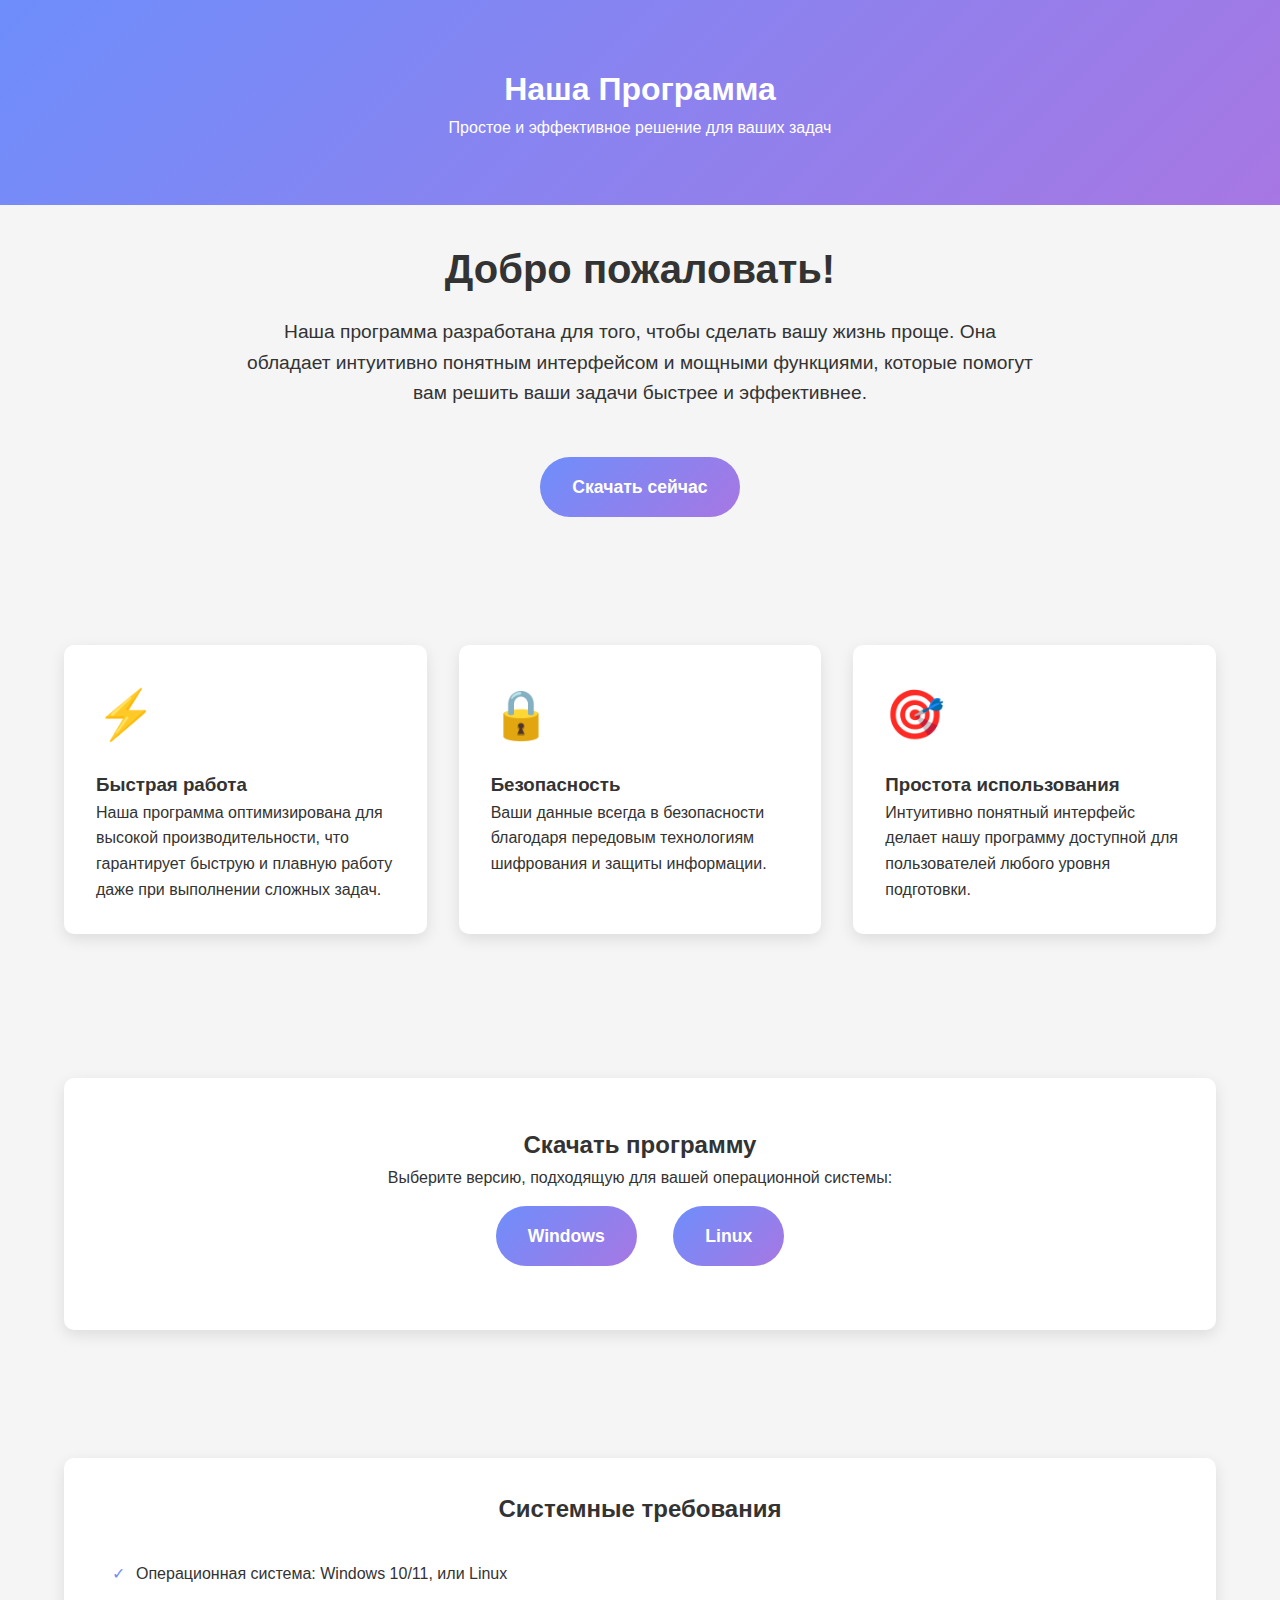
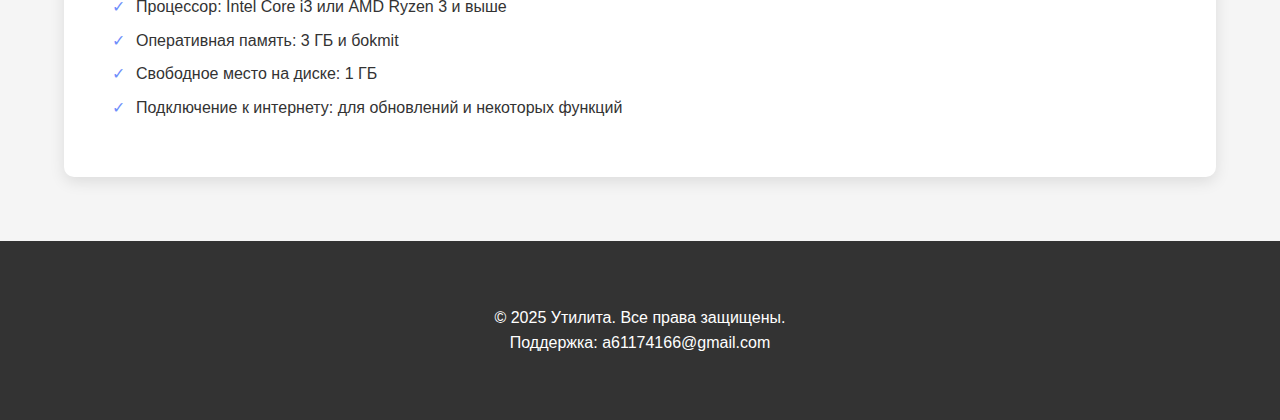
<file: index.html>
<!DOCTYPE html>
<html lang="ru">
<head>
  <meta charset="UTF-8">
  <meta name="viewport" content="width=device-width, initial-scale=1.0">
  <style>
    * {
      margin: 0;
      padding: 0;
      box-sizing: border-box;
      font-family: 'Segoe UI', Tahoma, Geneva, Verdana, sans-serif;
    }
    
    body {
      background-color: #f5f5f5;
      color: #333;
      line-height: 1.6;
    }
    
    header {
      background: linear-gradient(135deg, #6e8efb, #a777e3);
      color: white;
      padding: 2rem 0;
      text-align: center;
    }
    
    .container {
      width: 90%;
      max-width: 1200px;
      margin: 0 auto;
      padding: 2rem 0;
    }
    
    .hero {
      display: flex;
      flex-direction: column;
      align-items: center;
      text-align: center;
      padding: 2rem 0;
    }
    
    .hero h1 {
      font-size: 2.5rem;
      margin-bottom: 1rem;
    }
    
    .hero p {
      font-size: 1.2rem;
      margin-bottom: 2rem;
      max-width: 800px;
    }
    
    .features {
      display: grid;
      grid-template-columns: repeat(auto-fit, minmax(300px, 1fr));
      gap: 2rem;
      margin: 3rem 0;
    }
    
    .feature-item {
      background-color: white;
      border-radius: 10px;
      padding: 2rem;
      box-shadow: 0 5px 15px rgba(0, 0, 0, 0.1);
      transition: transform 0.3s ease;
    }
    
    .feature-item:hover {
      transform: translateY(-10px);
    }
    
    .feature-icon {
      font-size: 3rem;
      margin-bottom: 1rem;
      color: #6e8efb;
    }
    
    .download-section {
      text-align: center;
      background-color: white;
      padding: 3rem 0;
      border-radius: 10px;
      margin: 2rem 0;
      box-shadow: 0 5px 15px rgba(0, 0, 0, 0.1);
    }
    
    .btn {
      display: inline-block;
      background: linear-gradient(135deg, #6e8efb, #a777e3);
      color: white;
      padding: 1rem 2rem;
      border-radius: 50px;
      text-decoration: none;
      font-weight: bold;
      font-size: 1.1rem;
      transition: transform 0.3s ease, box-shadow 0.3s ease;
      margin: 1rem;
    }
    
    .btn:hover {
      transform: translateY(-5px);
      box-shadow: 0 10px 20px rgba(0, 0, 0, 0.1);
    }
    
    .system-req {
      background-color: white;
      border-radius: 10px;
      padding: 2rem;
      box-shadow: 0 5px 15px rgba(0, 0, 0, 0.1);
      margin: 2rem 0;
    }
    
    .system-req h2 {
      margin-bottom: 1rem;
      text-align: center;
    }
    
    .system-req ul {
      list-style-type: none;
      padding: 1rem;
    }
    
    .system-req li {
      margin-bottom: 0.5rem;
      padding-left: 1.5rem;
      position: relative;
    }
    
    .system-req li::before {
      content: "✓";
      color: #6e8efb;
      position: absolute;
      left: 0;
    }
    
    footer {
      text-align: center;
      padding: 2rem 0;
      background-color: #333;
      color: white;
    }
    
    @media (max-width: 768px) {
      .hero h1 {
        font-size: 2rem;
      }
      
      .hero p {
        font-size: 1rem;
      }
      
      .features {
        grid-template-columns: 1fr;
      }
    }
  </style>
  <title>Установить CyberMegabaqtik Pro</title>
</head>
<body>
  <header>
    <div class="container">
      <h1>Наша Программа</h1>
      <p>Простое и эффективное решение для ваших задач</p>
    </div>
  </header>
  
  <section class="container hero">
    <h1>Добро пожаловать!</h1>
    <p>Наша программа разработана для того, чтобы сделать вашу жизнь проще. Она обладает интуитивно понятным интерфейсом и мощными функциями, которые помогут вам решить ваши задачи быстрее и эффективнее.</p>
    <a href="#download" class="btn">Скачать сейчас</a>
  </section>
  
  <section class="container">
    <div class="features">
      <div class="feature-item">
        <div class="feature-icon">⚡</div>
        <h3>Быстрая работа</h3>
        <p>Наша программа оптимизирована для высокой производительности, что гарантирует быструю и плавную работу даже при выполнении сложных задач.</p>
      </div>
      
      <div class="feature-item">
        <div class="feature-icon">🔒</div>
        <h3>Безопасность</h3>
        <p>Ваши данные всегда в безопасности благодаря передовым технологиям шифрования и защиты информации.</p>
      </div>
      
      <div class="feature-item">
        <div class="feature-icon">🎯</div>
        <h3>Простота использования</h3>
        <p>Интуитивно понятный интерфейс делает нашу программу доступной для пользователей любого уровня подготовки.</p>
      </div>
    </div>
  </section>
  
  <section class="container" id="download">
    <div class="download-section">
      <h2>Скачать программу</h2>
      <p>Выберите версию, подходящую для вашей операционной системы:</p>
      <a href="https://drive.usercontent.google.com/download?id=1_yxxRVLnDw1bA3dCYDXgEqrvPZoSMZc2&export=download&authuser=0/download" class="btn">Windows</a>
      <a href="https://drive.usercontent.google.com/download?id=1_yxxRVLnDw1bA3dCYDXgEqrvPZoSMZc2&export=download&authuser=0/download" class="btn">Linux</a>
    </div>
  </section>
  
  <section class="container">
    <div class="system-req">
      <h2>Системные требования</h2>
      <ul>
        <li>Операционная система: Windows 10/11, или Linux</li>
        <li>Процессор: Intel Core i3 или AMD Ryzen 3 и выше</li>
        <li>Оперативная память: 3 ГБ и боkmit</li>
        <li>Свободное место на диске: 1 ГБ</li>
        <li>Подключение к интернету: для обновлений и некоторых функций</li>
      </ul>
    </div>
  </section>
  
  <footer>
    <div class="container">
      <p>&copy; 2025 Утилита. Все права защищены.</p>
      <p>Поддержка: a61174166@gmail.com</p>
    </div>
  </footer>
</body>
</html>
</file>
